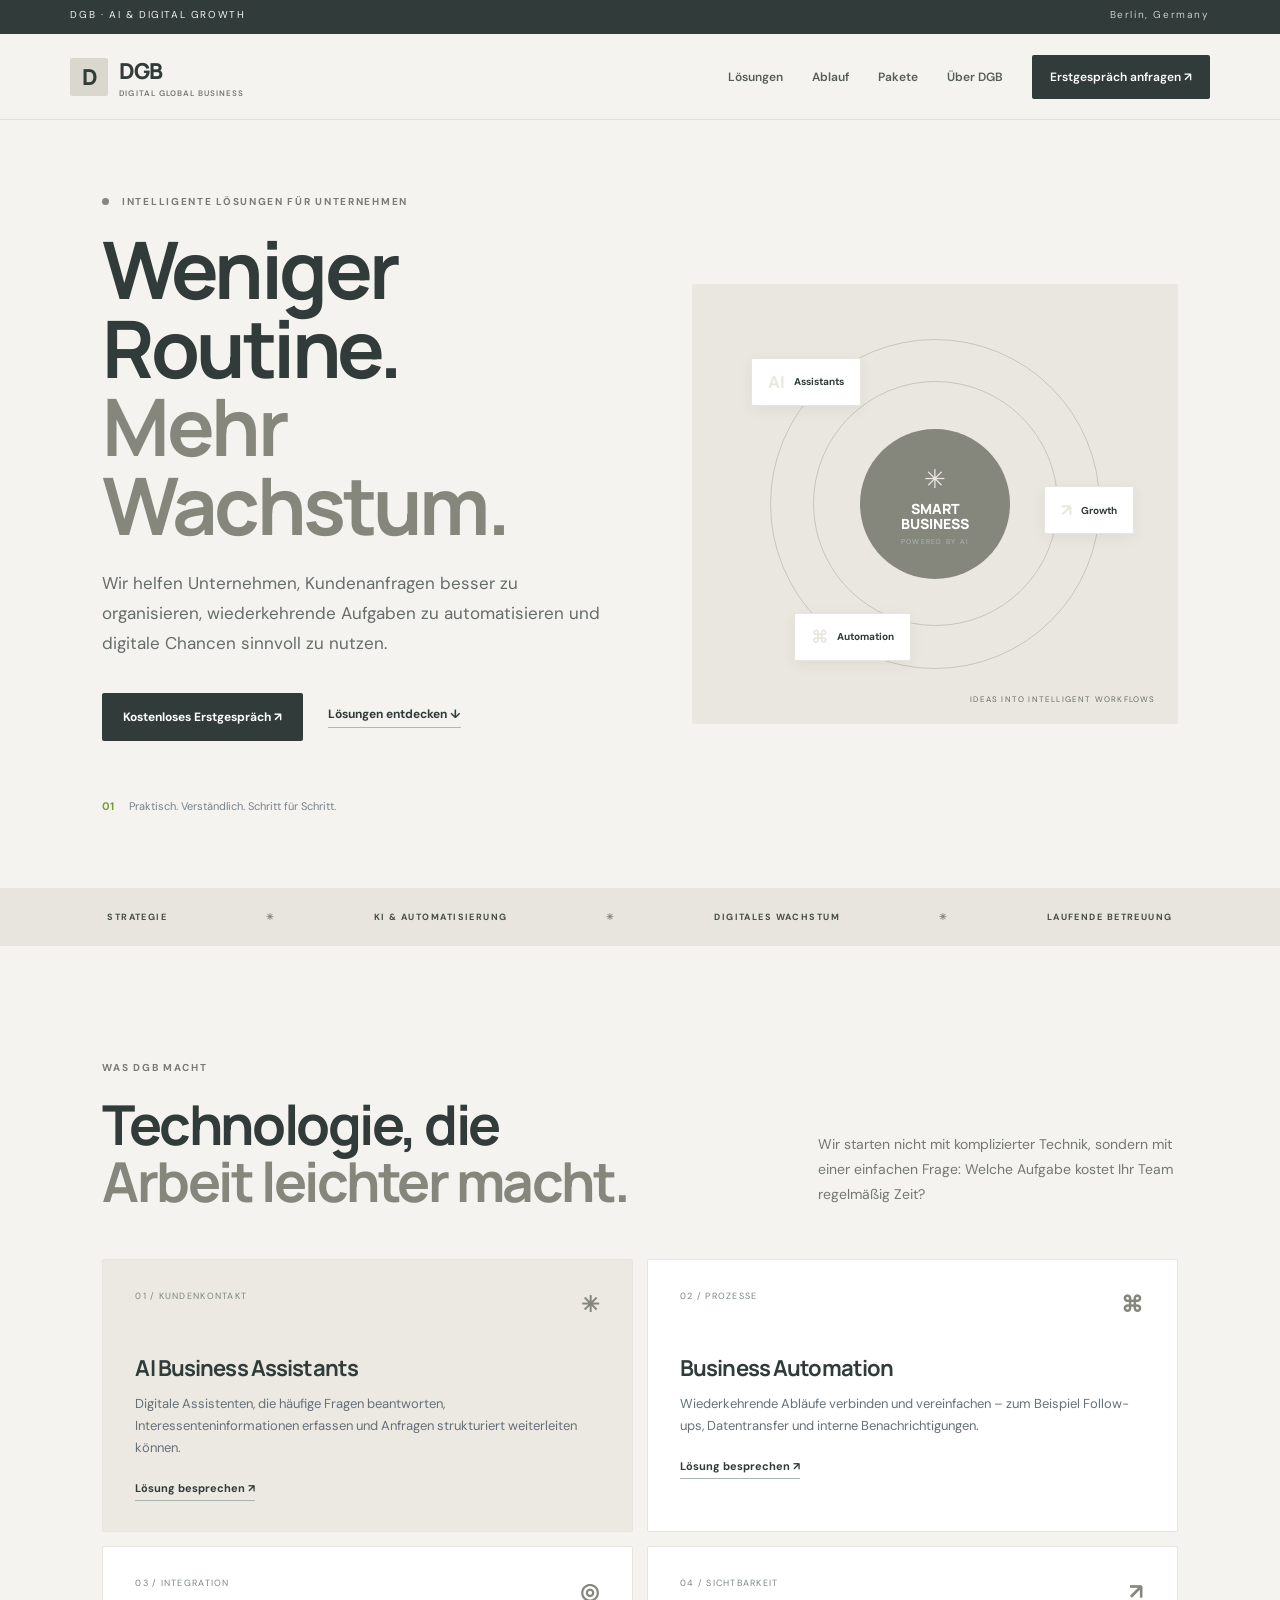
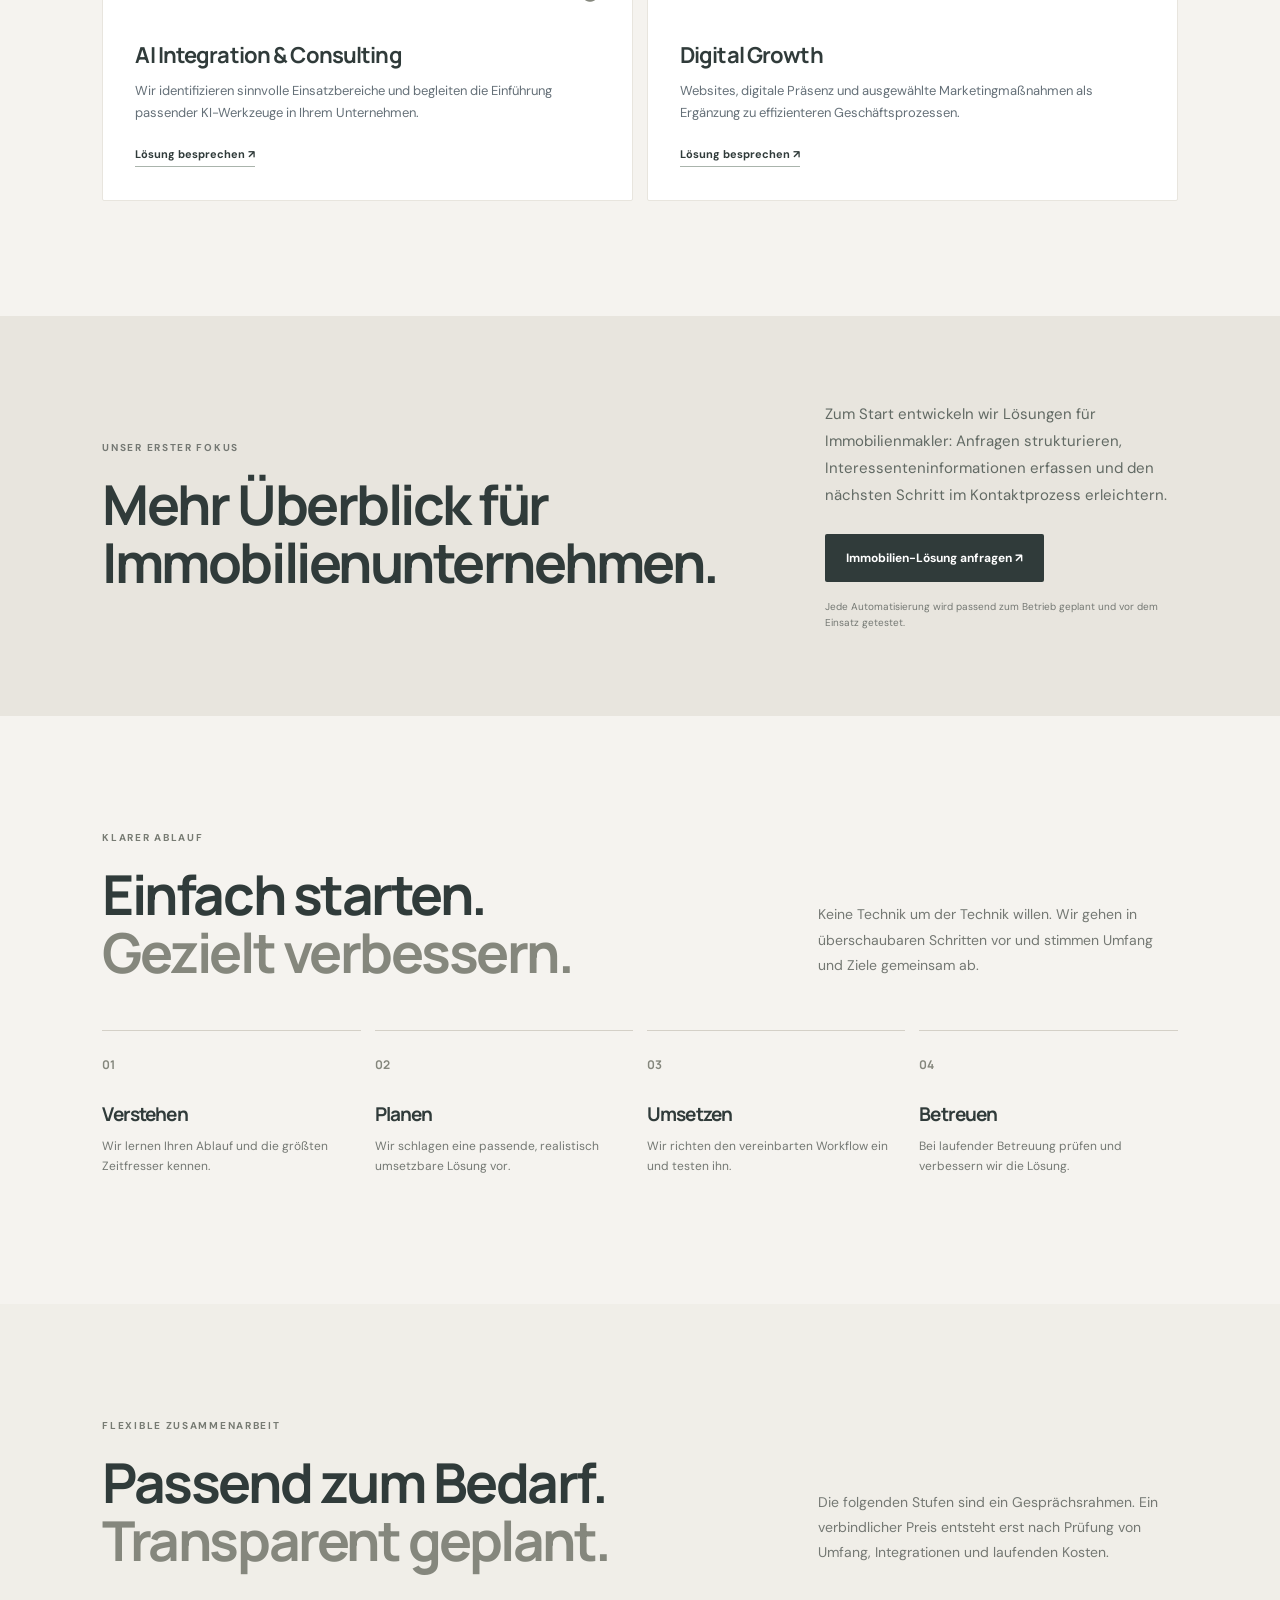
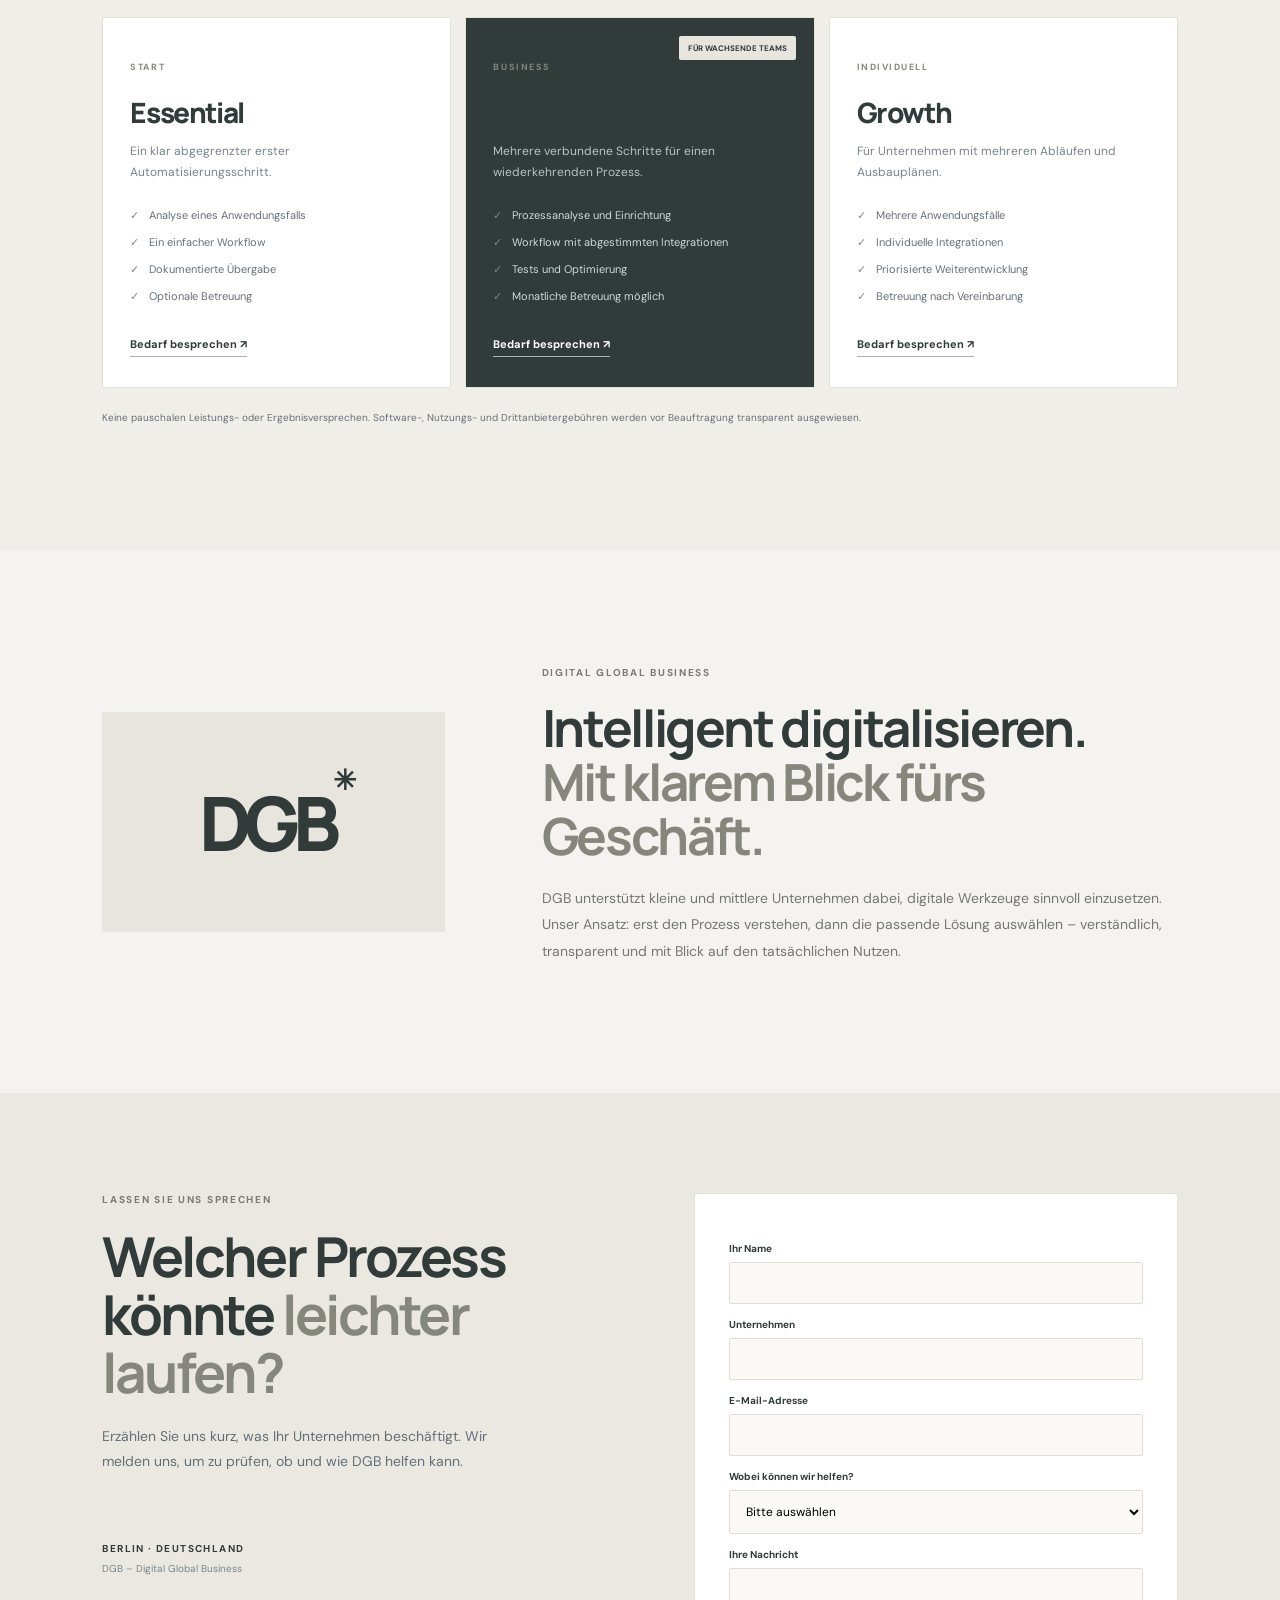
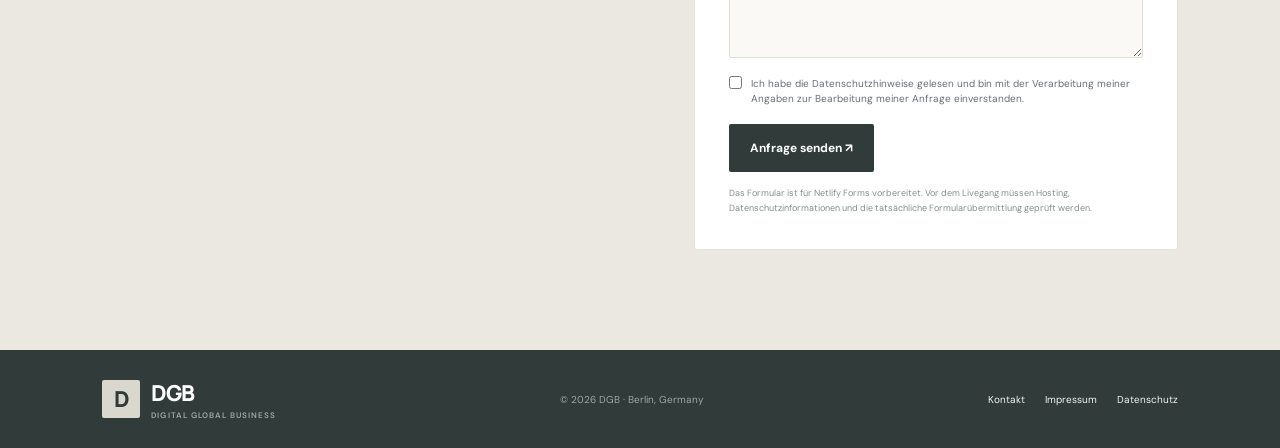
<file: index.html>
<!doctype html>
<html lang="de">
<head>
  <meta charset="utf-8">
  <meta name="viewport" content="width=device-width, initial-scale=1">
  <meta name="description" content="DGB unterstützt Unternehmen mit KI-Assistenten, Business-Automatisierung und digitalem Wachstum.">
  <meta name="theme-color" content="#101820">
  <title>DGB – AI & Digital Growth</title>
  <link rel="preconnect" href="https://fonts.googleapis.com">
  <link rel="preconnect" href="https://fonts.gstatic.com" crossorigin>
  <link href="https://fonts.googleapis.com/css2?family=DM+Sans:wght@400;500;600;700&family=Manrope:wght@400;500;600;700;800&display=swap" rel="stylesheet">
  <link rel="stylesheet" href="styles.css">
</head>
<body>
  <div class="announcement">DGB · AI & DIGITAL GROWTH <span>Berlin, Germany</span></div>
  <header class="site-header">
    <a class="brand" href="#start" aria-label="DGB Startseite"><span class="brand-mark">D</span><span>DGB<small>DIGITAL GLOBAL BUSINESS</small></span></a>
    <button class="menu-toggle" aria-label="Menü öffnen" aria-expanded="false">☰</button>
    <nav class="nav">
      <a href="#loesungen">Lösungen</a><a href="#ablauf">Ablauf</a><a href="#pakete">Pakete</a><a href="#ueber-uns">Über DGB</a>
      <a class="nav-cta" href="#kontakt">Erstgespräch anfragen ↗</a>
    </nav>
  </header>

  <main id="start">
    <section class="hero section-wrap">
      <div class="hero-copy">
        <div class="eyebrow"><span class="pulse"></span> INTELLIGENTE LÖSUNGEN FÜR UNTERNEHMEN</div>
        <h1>Weniger Routine.<br><em>Mehr Wachstum.</em></h1>
        <p class="hero-lead">Wir helfen Unternehmen, Kundenanfragen besser zu organisieren, wiederkehrende Aufgaben zu automatisieren und digitale Chancen sinnvoll zu nutzen.</p>
        <div class="hero-actions"><a class="button button-primary" href="#kontakt">Kostenloses Erstgespräch ↗</a><a class="text-link" href="#loesungen">Lösungen entdecken ↓</a></div>
        <div class="hero-note"><span>01</span> Praktisch. Verständlich. Schritt für Schritt.</div>
      </div>
      <div class="hero-visual" aria-label="Abstrakte Darstellung vernetzter digitaler Abläufe">
        <div class="orbit orbit-one"></div><div class="orbit orbit-two"></div>
        <div class="core"><span class="core-symbol">✳</span><strong>SMART<br>BUSINESS</strong><small>POWERED BY AI</small></div>
        <div class="node node-a"><b>AI</b><span>Assistants</span></div>
        <div class="node node-b"><b>↗</b><span>Growth</span></div>
        <div class="node node-c"><b>⌘</b><span>Automation</span></div>
        <div class="visual-caption">IDEAS INTO INTELLIGENT WORKFLOWS</div>
      </div>
    </section>

    <section class="trust-strip"><span>STRATEGIE</span><i>✳</i><span>KI & AUTOMATISIERUNG</span><i>✳</i><span>DIGITALES WACHSTUM</span><i>✳</i><span>LAUFENDE BETREUUNG</span></section>

    <section class="section-wrap section" id="loesungen">
      <div class="section-heading"><div><div class="eyebrow">WAS DGB MACHT</div><h2>Technologie, die<br><em>Arbeit leichter macht.</em></h2></div><p>Wir starten nicht mit komplizierter Technik, sondern mit einer einfachen Frage: Welche Aufgabe kostet Ihr Team regelmäßig Zeit?</p></div>
      <div class="service-grid">
        <article class="service-card featured"><div class="card-top"><span>01 / KUNDENKONTAKT</span><b>✳</b></div><h3>AI Business Assistants</h3><p>Digitale Assistenten, die häufige Fragen beantworten, Interessenteninformationen erfassen und Anfragen strukturiert weiterleiten können.</p><a href="#kontakt">Lösung besprechen ↗</a></article>
        <article class="service-card"><div class="card-top"><span>02 / PROZESSE</span><b>⌘</b></div><h3>Business Automation</h3><p>Wiederkehrende Abläufe verbinden und vereinfachen – zum Beispiel Follow-ups, Datentransfer und interne Benachrichtigungen.</p><a href="#kontakt">Lösung besprechen ↗</a></article>
        <article class="service-card"><div class="card-top"><span>03 / INTEGRATION</span><b>◎</b></div><h3>AI Integration & Consulting</h3><p>Wir identifizieren sinnvolle Einsatzbereiche und begleiten die Einführung passender KI-Werkzeuge in Ihrem Unternehmen.</p><a href="#kontakt">Lösung besprechen ↗</a></article>
        <article class="service-card"><div class="card-top"><span>04 / SICHTBARKEIT</span><b>↗</b></div><h3>Digital Growth</h3><p>Websites, digitale Präsenz und ausgewählte Marketingmaßnahmen als Ergänzung zu effizienteren Geschäftsprozessen.</p><a href="#kontakt">Lösung besprechen ↗</a></article>
      </div>
    </section>

    <section class="industry-band">
      <div class="section-wrap industry-inner"><div><div class="eyebrow">UNSER ERSTER FOKUS</div><h2>Mehr Überblick für<br><em>Immobilienunternehmen.</em></h2></div><div class="industry-copy"><p>Zum Start entwickeln wir Lösungen für Immobilienmakler: Anfragen strukturieren, Interessenteninformationen erfassen und den nächsten Schritt im Kontaktprozess erleichtern.</p><a class="button button-light" href="#kontakt">Immobilien-Lösung anfragen ↗</a><small>Jede Automatisierung wird passend zum Betrieb geplant und vor dem Einsatz getestet.</small></div></div>
    </section>

    <section class="section-wrap section" id="ablauf">
      <div class="section-heading"><div><div class="eyebrow">KLARER ABLAUF</div><h2>Einfach starten.<br><em>Gezielt verbessern.</em></h2></div><p>Keine Technik um der Technik willen. Wir gehen in überschaubaren Schritten vor und stimmen Umfang und Ziele gemeinsam ab.</p></div>
      <div class="steps">
        <article><span>01</span><h3>Verstehen</h3><p>Wir lernen Ihren Ablauf und die größten Zeitfresser kennen.</p></article>
        <article><span>02</span><h3>Planen</h3><p>Wir schlagen eine passende, realistisch umsetzbare Lösung vor.</p></article>
        <article><span>03</span><h3>Umsetzen</h3><p>Wir richten den vereinbarten Workflow ein und testen ihn.</p></article>
        <article><span>04</span><h3>Betreuen</h3><p>Bei laufender Betreuung prüfen und verbessern wir die Lösung.</p></article>
      </div>
    </section>

    <section class="pricing section-wrap section" id="pakete">
      <div class="section-heading"><div><div class="eyebrow">FLEXIBLE ZUSAMMENARBEIT</div><h2>Passend zum Bedarf.<br><em>Transparent geplant.</em></h2></div><p>Die folgenden Stufen sind ein Gesprächsrahmen. Ein verbindlicher Preis entsteht erst nach Prüfung von Umfang, Integrationen und laufenden Kosten.</p></div>
      <div class="price-grid">
        <article class="price-card"><span class="price-label">START</span><h3>Essential</h3><p class="price-desc">Ein klar abgegrenzter erster Automatisierungsschritt.</p><ul><li>Analyse eines Anwendungsfalls</li><li>Ein einfacher Workflow</li><li>Dokumentierte Übergabe</li><li>Optionale Betreuung</li></ul><a href="#kontakt">Bedarf besprechen ↗</a></article>
        <article class="price-card price-featured"><span class="popular">FÜR WACHSENDE TEAMS</span><span class="price-label">BUSINESS</span><h3>Business</h3><p class="price-desc">Mehrere verbundene Schritte für einen wiederkehrenden Prozess.</p><ul><li>Prozessanalyse und Einrichtung</li><li>Workflow mit abgestimmten Integrationen</li><li>Tests und Optimierung</li><li>Monatliche Betreuung möglich</li></ul><a href="#kontakt">Bedarf besprechen ↗</a></article>
        <article class="price-card"><span class="price-label">INDIVIDUELL</span><h3>Growth</h3><p class="price-desc">Für Unternehmen mit mehreren Abläufen und Ausbauplänen.</p><ul><li>Mehrere Anwendungsfälle</li><li>Individuelle Integrationen</li><li>Priorisierte Weiterentwicklung</li><li>Betreuung nach Vereinbarung</li></ul><a href="#kontakt">Bedarf besprechen ↗</a></article>
      </div>
      <p class="pricing-note">Keine pauschalen Leistungs- oder Ergebnisversprechen. Software-, Nutzungs- und Drittanbietergebühren werden vor Beauftragung transparent ausgewiesen.</p>
    </section>

    <section class="about section-wrap section" id="ueber-uns"><div class="about-mark">DGB<span>✳</span></div><div><div class="eyebrow">DIGITAL GLOBAL BUSINESS</div><h2>Intelligent digitalisieren.<br><em>Mit klarem Blick fürs Geschäft.</em></h2><p>DGB unterstützt kleine und mittlere Unternehmen dabei, digitale Werkzeuge sinnvoll einzusetzen. Unser Ansatz: erst den Prozess verstehen, dann die passende Lösung auswählen – verständlich, transparent und mit Blick auf den tatsächlichen Nutzen.</p></div></section>

    <section class="contact section-wrap section" id="kontakt">
      <div class="contact-intro"><div class="eyebrow">LASSEN SIE UNS SPRECHEN</div><h2>Welcher Prozess<br>könnte <em>leichter laufen?</em></h2><p>Erzählen Sie uns kurz, was Ihr Unternehmen beschäftigt. Wir melden uns, um zu prüfen, ob und wie DGB helfen kann.</p><div class="contact-meta">BERLIN · DEUTSCHLAND<br><span>DGB – Digital Global Business</span></div></div>
      <form class="contact-form" name="kontakt" method="POST" data-netlify="true" netlify-honeypot="bot-field">
        <input type="hidden" name="form-name" value="kontakt">
        <p class="hidden"><label>Nicht ausfüllen: <input name="bot-field"></label></p>
        <label for="name">Ihr Name</label><input id="name" name="name" autocomplete="name" required>
        <label for="company">Unternehmen</label><input id="company" name="company" autocomplete="organization">
        <label for="email">E-Mail-Adresse</label><input id="email" name="email" type="email" autocomplete="email" required>
        <label for="interest">Wobei können wir helfen?</label><select id="interest" name="interest"><option>Bitte auswählen</option><option>AI Business Assistant</option><option>Business Automation</option><option>AI Integration & Consulting</option><option>Digital Growth</option><option>Ich bin mir noch nicht sicher</option></select>
        <label for="message">Ihre Nachricht</label><textarea id="message" name="message" rows="4" required></textarea>
        <label class="consent"><input type="checkbox" required> Ich habe die Datenschutzhinweise gelesen und bin mit der Verarbeitung meiner Angaben zur Bearbeitung meiner Anfrage einverstanden.</label>
        <button class="button button-primary" type="submit">Anfrage senden ↗</button>
        <small>Das Formular ist für Netlify Forms vorbereitet. Vor dem Livegang müssen Hosting, Datenschutzinformationen und die tatsächliche Formularübermittlung geprüft werden.</small>
      </form>
    </section>
  </main>
  <footer class="footer"><a class="brand footer-brand" href="#start"><span class="brand-mark">D</span><span>DGB<small>DIGITAL GLOBAL BUSINESS</small></span></a><span>© <span id="year"></span> DGB · Berlin, Germany</span><div><a href="#kontakt">Kontakt</a><a href="impressum.html">Impressum</a><a href="datenschutz.html">Datenschutz</a></div></footer>
  <script src="script.js"></script>
</body>
</html>
</file>
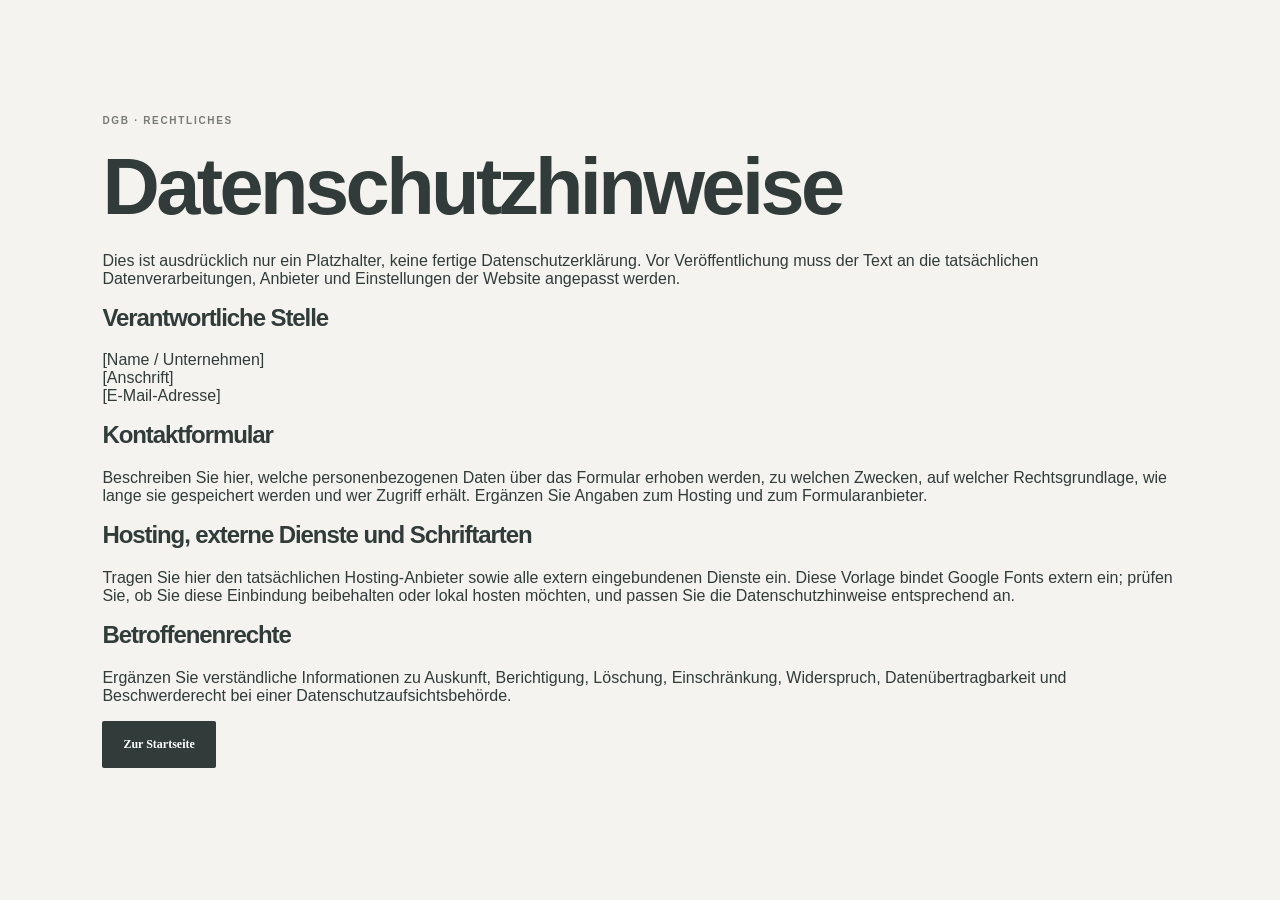
<file: datenschutz.html>
<!doctype html><html lang="de"><head><meta charset="utf-8"><meta name="viewport" content="width=device-width,initial-scale=1"><title>Datenschutz – DGB</title><link rel="stylesheet" href="styles.css"></head><body><main class="section-wrap section"><div class="eyebrow">DGB · RECHTLICHES</div><h1>Datenschutzhinweise</h1><p>Dies ist ausdrücklich nur ein Platzhalter, keine fertige Datenschutzerklärung. Vor Veröffentlichung muss der Text an die tatsächlichen Datenverarbeitungen, Anbieter und Einstellungen der Website angepasst werden.</p><h2>Verantwortliche Stelle</h2><p>[Name / Unternehmen]<br>[Anschrift]<br>[E-Mail-Adresse]</p><h2>Kontaktformular</h2><p>Beschreiben Sie hier, welche personenbezogenen Daten über das Formular erhoben werden, zu welchen Zwecken, auf welcher Rechtsgrundlage, wie lange sie gespeichert werden und wer Zugriff erhält. Ergänzen Sie Angaben zum Hosting und zum Formularanbieter.</p><h2>Hosting, externe Dienste und Schriftarten</h2><p>Tragen Sie hier den tatsächlichen Hosting-Anbieter sowie alle extern eingebundenen Dienste ein. Diese Vorlage bindet Google Fonts extern ein; prüfen Sie, ob Sie diese Einbindung beibehalten oder lokal hosten möchten, und passen Sie die Datenschutzhinweise entsprechend an.</p><h2>Betroffenenrechte</h2><p>Ergänzen Sie verständliche Informationen zu Auskunft, Berichtigung, Löschung, Einschränkung, Widerspruch, Datenübertragbarkeit und Beschwerderecht bei einer Datenschutzaufsichtsbehörde.</p><a class="button button-primary" href="index.html">Zur Startseite</a></main></body></html>
</file>
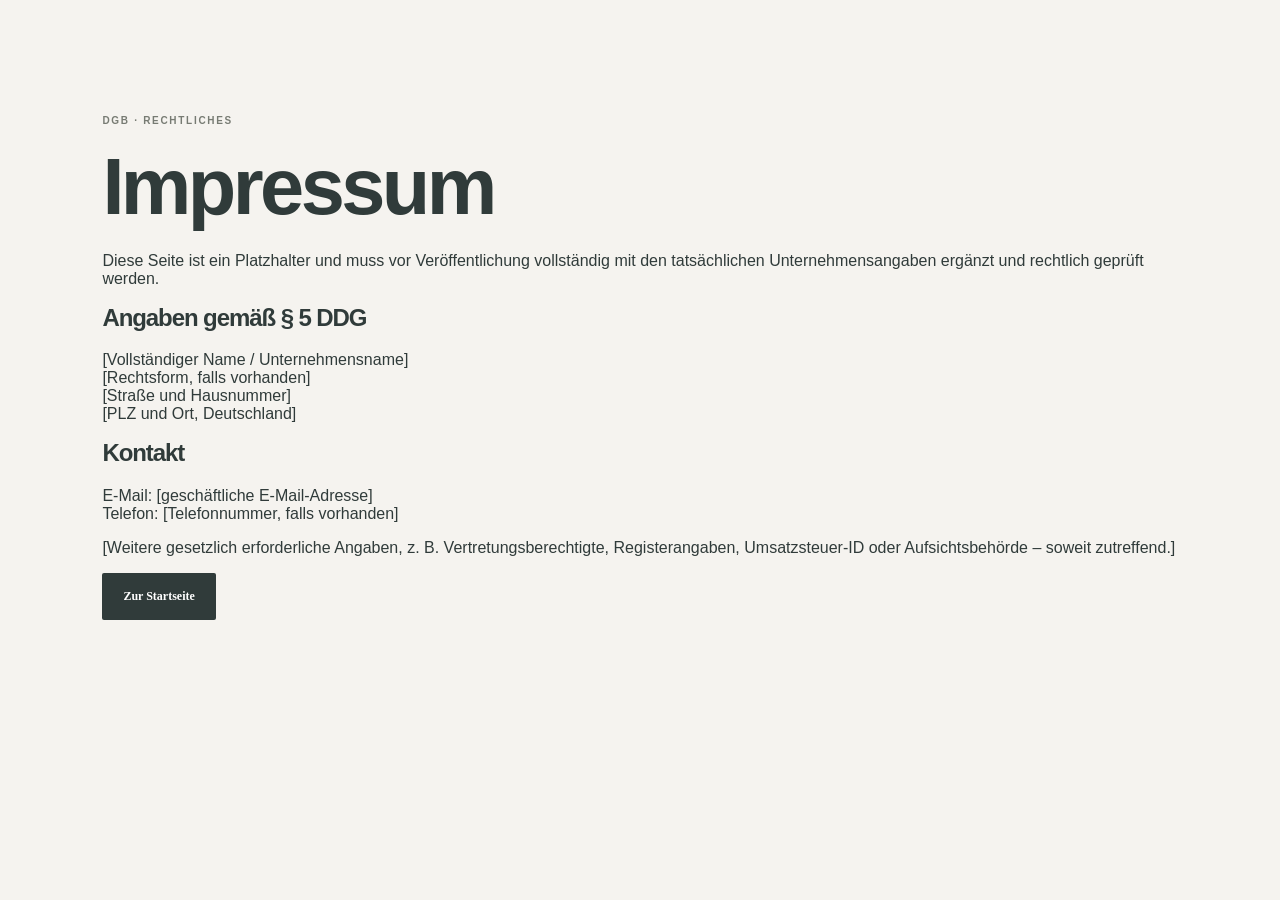
<file: impressum.html>
<!doctype html><html lang="de"><head><meta charset="utf-8"><meta name="viewport" content="width=device-width,initial-scale=1"><title>Impressum – DGB</title><link rel="stylesheet" href="styles.css"></head><body><main class="section-wrap section"><div class="eyebrow">DGB · RECHTLICHES</div><h1>Impressum</h1><p>Diese Seite ist ein Platzhalter und muss vor Veröffentlichung vollständig mit den tatsächlichen Unternehmensangaben ergänzt und rechtlich geprüft werden.</p><h2>Angaben gemäß § 5 DDG</h2><p>[Vollständiger Name / Unternehmensname]<br>[Rechtsform, falls vorhanden]<br>[Straße und Hausnummer]<br>[PLZ und Ort, Deutschland]</p><h2>Kontakt</h2><p>E-Mail: [geschäftliche E-Mail-Adresse]<br>Telefon: [Telefonnummer, falls vorhanden]</p><p>[Weitere gesetzlich erforderliche Angaben, z. B. Vertretungsberechtigte, Registerangaben, Umsatzsteuer-ID oder Aufsichtsbehörde – soweit zutreffend.]</p><a class="button button-primary" href="index.html">Zur Startseite</a></main></body></html>
</file>
<file: styles.css>
:root{--ink:#101820;--muted:#66717a;--paper:#f5f6f3;--white:#fff;--lime:#c7f36b;--line:#dfe4df;--blue:#c9e4ed}*{box-sizing:border-box}html{scroll-behavior:smooth}body{margin:0;background:var(--paper);color:var(--ink);font-family:"DM Sans",sans-serif}a{color:inherit;text-decoration:none}.announcement{height:34px;background:var(--ink);color:#dce3e4;padding:8px 5.5%;font-size:10px;letter-spacing:.16em;display:flex;justify-content:space-between}.announcement span{color:#9eabb0}.site-header{height:86px;padding:0 5.5%;display:flex;align-items:center;justify-content:space-between;background:var(--paper);position:sticky;top:0;z-index:20;border-bottom:1px solid rgba(16,24,32,.08)}.brand{display:flex;align-items:center;gap:11px;font:800 22px Manrope,sans-serif;letter-spacing:-.06em}.brand small{display:block;font:600 8px "DM Sans",sans-serif;letter-spacing:.13em;color:var(--muted);margin-top:2px}.brand-mark{width:38px;height:38px;background:var(--lime);display:grid;place-items:center;border-radius:11px;font:800 22px Manrope}.nav{display:flex;align-items:center;gap:29px;font-size:12px;font-weight:600}.nav a:not(.nav-cta){color:#46515a}.nav-cta{background:var(--ink);color:white;padding:14px 18px;border-radius:3px}.menu-toggle{display:none;background:none;border:0;font-size:24px}.section-wrap{padding-left:8%;padding-right:8%}.hero{min-height:630px;display:grid;grid-template-columns:1.05fr .95fr;align-items:center;gap:5%;padding-top:75px;padding-bottom:75px;overflow:hidden}.eyebrow{font-size:10px;font-weight:700;letter-spacing:.17em;color:#64717a;margin-bottom:22px}.pulse{display:inline-block;width:7px;height:7px;background:#91c83d;border-radius:50%;margin-right:9px;box-shadow:0 0 0 5px #e5f2d3}h1,h2,h3,p{margin-top:0}h1,h2{font-family:Manrope,sans-serif;letter-spacing:-.065em}h1{font-size:clamp(52px,6.2vw,86px);line-height:.99;margin-bottom:25px}h1 em,h2 em{font-style:normal;color:#789d36}.hero-lead{max-width:510px;font-size:17px;line-height:1.75;color:#59656d}.hero-actions{display:flex;align-items:center;gap:25px;margin-top:34px}.button{display:inline-flex;justify-content:center;align-items:center;padding:16px 21px;border:0;border-radius:3px;font:700 12px "DM Sans";cursor:pointer}.button-primary{background:var(--lime);color:var(--ink)}.text-link{font-size:12px;font-weight:700;border-bottom:1px solid #9ba6a4;padding-bottom:5px}.hero-note{margin-top:58px;color:#77828a;font-size:11px}.hero-note span{color:#789d36;font-weight:700;margin-right:12px}.hero-visual{height:440px;position:relative;background:#e7ece7;border-radius:48% 48% 7px 7px;display:grid;place-items:center;overflow:hidden;background-image:radial-gradient(#c9d4cc 1px,transparent 1px);background-size:18px 18px}.orbit{position:absolute;border:1px solid #b5c3b9;border-radius:50%;width:330px;height:330px}.orbit-two{width:245px;height:245px;border-style:dashed}.core{width:150px;height:150px;background:var(--ink);border-radius:50%;color:white;display:flex;flex-direction:column;align-items:center;justify-content:center;box-shadow:0 20px 50px #24352b33;z-index:2}.core-symbol{font-size:26px;color:var(--lime)}.core strong{font:800 14px Manrope;text-align:center;line-height:1.1;margin:5px}.core small{font-size:7px;letter-spacing:.18em;color:#aab7b7}.node{position:absolute;z-index:3;background:white;padding:12px 16px;border-radius:5px;box-shadow:0 12px 30px #1c2b2517;display:flex;align-items:center;gap:9px;font-size:10px;font-weight:700}.node b{font-size:17px;color:#789d36}.node-a{top:74px;left:12%}.node-b{right:9%;top:46%}.node-c{bottom:63px;left:21%}.visual-caption{position:absolute;bottom:20px;right:22px;font-size:8px;letter-spacing:.15em;color:#76837a}.trust-strip{background:var(--ink);color:#e9efea;display:flex;justify-content:space-around;align-items:center;padding:23px 5%;font-size:9px;letter-spacing:.16em;font-weight:700;gap:12px}.trust-strip i{color:var(--lime);font-style:normal}.section{padding-top:115px;padding-bottom:115px}.section-heading{display:flex;justify-content:space-between;align-items:end;gap:40px;margin-bottom:48px}.section-heading h2,.about h2,.contact h2,.industry-band h2{font-size:clamp(38px,4.3vw,58px);line-height:1.05;margin-bottom:0}.section-heading>p{max-width:360px;color:var(--muted);font-size:14px;line-height:1.8;margin-bottom:4px}.service-grid{display:grid;grid-template-columns:repeat(2,1fr);gap:14px}.service-card{padding:30px 32px;background:white;min-height:255px;border:1px solid #e8ece8;transition:.2s}.service-card:hover{transform:translateY(-4px);box-shadow:0 15px 35px #15231b0b}.service-card.featured{background:#eaf0e8}.card-top{display:flex;justify-content:space-between;font-size:9px;letter-spacing:.14em;color:#7b8780;margin-bottom:34px}.card-top b{font-size:22px;color:#789d36}.service-card h3{font:700 22px Manrope;letter-spacing:-.04em;margin-bottom:10px}.service-card p{font-size:13px;line-height:1.7;color:#657078;max-width:480px}.service-card>a,.price-card>a{font-size:11px;font-weight:700;border-bottom:1px solid #aab4ac;padding-bottom:5px;display:inline-block;margin-top:9px}.industry-band{background:var(--ink);color:white;padding:85px 0}.industry-inner{display:grid;grid-template-columns:1fr 1fr;gap:10%;align-items:center}.industry-band .eyebrow{color:#aab6b2}.industry-band h2 em{color:var(--lime)}.industry-copy p{font-size:15px;line-height:1.8;color:#c2ccca;margin-bottom:25px}.button-light{background:white;color:var(--ink)}.industry-copy small{display:block;color:#98a6a4;font-size:10px;line-height:1.6;margin-top:17px;max-width:390px}.steps{display:grid;grid-template-columns:repeat(4,1fr);gap:14px}.steps article{border-top:1px solid #bdc7be;padding:22px 16px 0 0}.steps article>span{font:700 12px Manrope;color:#789d36}.steps h3{font:700 19px Manrope;margin:27px 0 9px}.steps p{font-size:12px;line-height:1.7;color:var(--muted)}.pricing{background:#eaf0e8}.price-grid{display:grid;grid-template-columns:repeat(3,1fr);gap:14px}.price-card{position:relative;background:white;padding:30px 27px;min-height:355px}.price-featured{background:var(--ink);color:white}.price-label{display:block;font-size:9px;letter-spacing:.17em;color:#789d36;font-weight:700;margin:13px 0 20px}.price-card h3{font:800 28px Manrope;letter-spacing:-.05em;margin-bottom:10px}.price-desc{font-size:12px;line-height:1.7;color:#78838a;min-height:42px}.price-featured .price-desc{color:#b9c3c1}.price-card ul{padding:0;list-style:none;margin:25px 0}.price-card li{font-size:11px;margin:13px 0;color:#657078}.price-featured li{color:#d1d9d6}.price-card li:before{content:"✓";color:#83aa3c;margin-right:10px}.price-featured>a{color:white}.popular{position:absolute;right:18px;top:18px;background:var(--lime);color:var(--ink);font-size:8px;font-weight:700;padding:7px 9px}.pricing-note{font-size:10px;color:#657078;margin-top:22px;line-height:1.6}.about{display:grid;grid-template-columns:.7fr 1.3fr;gap:9%;align-items:center}.about-mark{height:220px;background:var(--lime);display:flex;align-items:center;justify-content:center;font:800 75px Manrope;letter-spacing:-.1em;position:relative}.about-mark span{font-size:28px;align-self:flex-start;margin-top:48px}.about h2{font-size:clamp(34px,4vw,52px);margin-bottom:22px}.about p{max-width:670px;color:var(--muted);font-size:14px;line-height:1.9}.contact{background:#e6ece8;display:grid;grid-template-columns:1fr 1fr;gap:10%;padding-top:100px;padding-bottom:100px}.contact h2{margin-bottom:22px}.contact-intro>p{max-width:430px;color:#647078;line-height:1.8;font-size:14px}.contact-meta{margin-top:65px;font-size:10px;letter-spacing:.14em;font-weight:700;line-height:2}.contact-meta span{color:#7a858b;letter-spacing:0;font-weight:400}.contact-form{background:white;padding:34px;display:flex;flex-direction:column}.contact-form>label:not(.consent){font-size:10px;font-weight:700;margin:14px 0 7px}.contact-form input:not([type=checkbox]),.contact-form select,.contact-form textarea{width:100%;padding:12px;border:1px solid #dce3de;background:#fbfcfa;font:12px "DM Sans";border-radius:2px}.contact-form textarea{resize:vertical}.consent{font-size:10px;line-height:1.5;color:#657078;display:flex;gap:9px;margin:18px 0}.consent input{margin:0;align-self:flex-start}.contact-form button{align-self:flex-start}.contact-form small{font-size:9px;color:#84908d;line-height:1.6;margin-top:14px}.hidden{display:none}.footer{background:var(--ink);color:#dce4e0;display:flex;justify-content:space-between;align-items:center;padding:28px 8%;font-size:10px}.footer-brand{color:white}.footer-brand small{color:#9ca9a5}.footer>div{display:flex;gap:20px}.footer>span{color:#9ca9a5}@media(max-width:900px){.section-wrap{padding-left:6%;padding-right:6%}.nav{gap:15px}.hero{grid-template-columns:1fr 1fr}.hero-visual{height:370px}.industry-inner{gap:5%}.contact{gap:5%}}@media(max-width:700px){.announcement{padding:8px 5%;font-size:8px}.site-header{height:72px;padding:0 5%}.menu-toggle{display:block}.nav{display:none;position:absolute;top:72px;left:0;right:0;background:var(--paper);padding:22px 6%;border-bottom:1px solid var(--line);flex-direction:column;align-items:stretch}.nav.open{display:flex}.nav-cta{text-align:center}.hero{grid-template-columns:1fr;padding-top:65px;padding-bottom:55px;gap:40px}.hero-visual{height:330px}.hero-actions{align-items:flex-start;flex-direction:column;gap:18px}.hero-note{margin-top:35px}.trust-strip{flex-wrap:wrap;justify-content:center;line-height:2}.trust-strip i{display:none}.section{padding-top:75px;padding-bottom:75px}.section-heading{display:block}.section-heading>p{margin-top:22px}.service-grid,.price-grid{grid-template-columns:1fr}.service-card{min-height:0}.industry-inner,.about,.contact{grid-template-columns:1fr;gap:38px}.industry-band{padding:70px 0}.steps{grid-template-columns:1fr 1fr;row-gap:30px}.about-mark{height:160px}.contact-meta{margin-top:35px}.contact-form{padding:25px}.footer{padding:25px 6%;flex-wrap:wrap;gap:22px}.footer>span{order:3;width:100%}.footer>div{gap:12px}.section-heading h2,.industry-band h2{font-size:42px}}@media(prefers-reduced-motion:reduce){html{scroll-behavior:auto}*,*:before,*:after{transition:none!important}}
/* =========================================

   DGB — CORPORATE PREMIUM DESIGN

   Professional / Natural / Premium

   ========================================= */

:root {

  --ink: #303B3A;

  --muted: #747873;

  --paper: #F5F3EF;

  --white: #FFFFFF;

  --lime: #B5B6A8;

  --line: #E2DED6;

  --blue: #E9E7E0;

}

/* GLOBAL */

body {

  background: var(--paper);

  color: var(--ink);

}

h1, h2, h3 {

  color: #303B3A;

  letter-spacing: -0.045em;

}

h1 em, h2 em {

  color: #85877D;

}

/* ANNOUNCEMENT */

.announcement {

  background: #303B3A;

  color: #F5F3EF;

}

.announcement span {

  color: #D0CEC5;

}

/* HEADER */

.site-header {

  background: #F5F3EF;

  border-bottom: 1px solid #E2DED6;

}

.brand-mark {

  background: #DAD8CE;

  color: #303B3A;

  border-radius: 2px;

}

.nav-cta {

  background: #303B3A;

  color: #FFFFFF;

  border-radius: 2px;

}

.nav a:not(.nav-cta) {

  color: #555D58;

}

/* HERO */

.hero {

  background: #F5F3EF;

}

.eyebrow {

  color: #777B73;

}

.pulse {

  background: #85877D;

  box-shadow: none;

}

.hero-lead {

  color: #666D68;

}

.button-primary {

  background: #303B3A;

  color: #FFFFFF;

  border-radius: 2px;

}

.button-primary:hover {

  background: #485450;

}

.text-link {

  border-color: #B8B7AD;

}

/* HERO VISUAL */

.hero-visual {

  background-color: #E9E7E0;

  background-image: none;

  border-radius: 2px;

}

.orbit {

  border-color: #C8C5BB;

}

.orbit-two {

  border-style: solid;

}

.core {

  background: #85877D;

  box-shadow: none;

}

.core-symbol,

.node b {

  color: #E9E7E0;

}

.node {

  box-shadow: 0 4px 15px rgba(48,59,58,.06);

  border: 1px solid #E8E5DE;

  border-radius: 2px;

}

.visual-caption {

  color: #666D68;

}

/* TRUST */

.trust-strip {

  background: #E8E5DE;

  color: #454D48;

}

.trust-strip i {

  color: #85877D;

}

/* SERVICES */

.section-heading > p {

  color: #747873;

}

.service-card {

  background: #FFFFFF;

  border: 1px solid #E8E5DE;

  border-radius: 2px;

  box-shadow: none;

}

.service-card.featured {

  background: #EBE9E2;

}

.service-card:hover {

  transform: translateY(-2px);

  box-shadow: 0 8px 22px rgba(48,59,58,.05);

}

.card-top b,

.steps article > span {

  color: #85877D;

}

/* INDUSTRY */

.industry-band {

  background: #E8E5DE;

  color: #303B3A;

}

.industry-band .eyebrow,

.industry-copy small {

  color: #747873;

}

.industry-band h2,

.industry-band h2 em {

  color: #303B3A;

}

.industry-copy p {

  color: #626A64;

}

.button-light {

  background: #303B3A;

  color: #FFFFFF;

  border-radius: 2px;

}

/* STEPS */

.steps article {

  border-color: #D4D0C7;

}

.steps p {

  color: #747873;

}

/* PRICING */

.pricing {

  background: #F0EEE8;

}

.price-card {

  background: #FFFFFF;

  border: 1px solid #E5E1D9;

}

.price-featured {

  background: #303B3A;

  color: #FFFFFF;

}

.price-label {

  color: #85877D;

}

.popular {

  background: #E8E5DE;

  color: #303B3A;

  border-radius: 2px;

}

.price-card li:before {

  color: #85877D;

}

/* ABOUT */

.about-mark {

  background: #E8E5DE;

  color: #303B3A;

}

/* CONTACT */

.contact {

  background: #EAE8E1;

}

.contact-form {

  background: #FFFFFF;

  border: 1px solid #E5E1D9;

  border-radius: 2px;

}

.contact-form input:not([type=checkbox]),

.contact-form select,

.contact-form textarea {

  background: #FAF9F6;

  border-color: #E2DED6;

}

/* FOOTER */

.footer {

  background: #303B3A;

  color: #F5F3EF;

}

/* INTERACTIONS */

a, button {

  transition: background .2s ease, color .2s ease;

}

/* MOBILE RESPONSIVE */

@media (max-width: 700px) {

  .nav {

    background: #F5F3EF;

    border-color: #E2DED6;

  }

  .nav a:not(.nav-cta) {

    color: #555D58;

  }

  .hero {

    background: #F5F3EF;

  }

  .hero-visual {

    background-color: #E9E7E0;

  }

  .contact-form {

    background: #FFFFFF;  }

}
</file>
